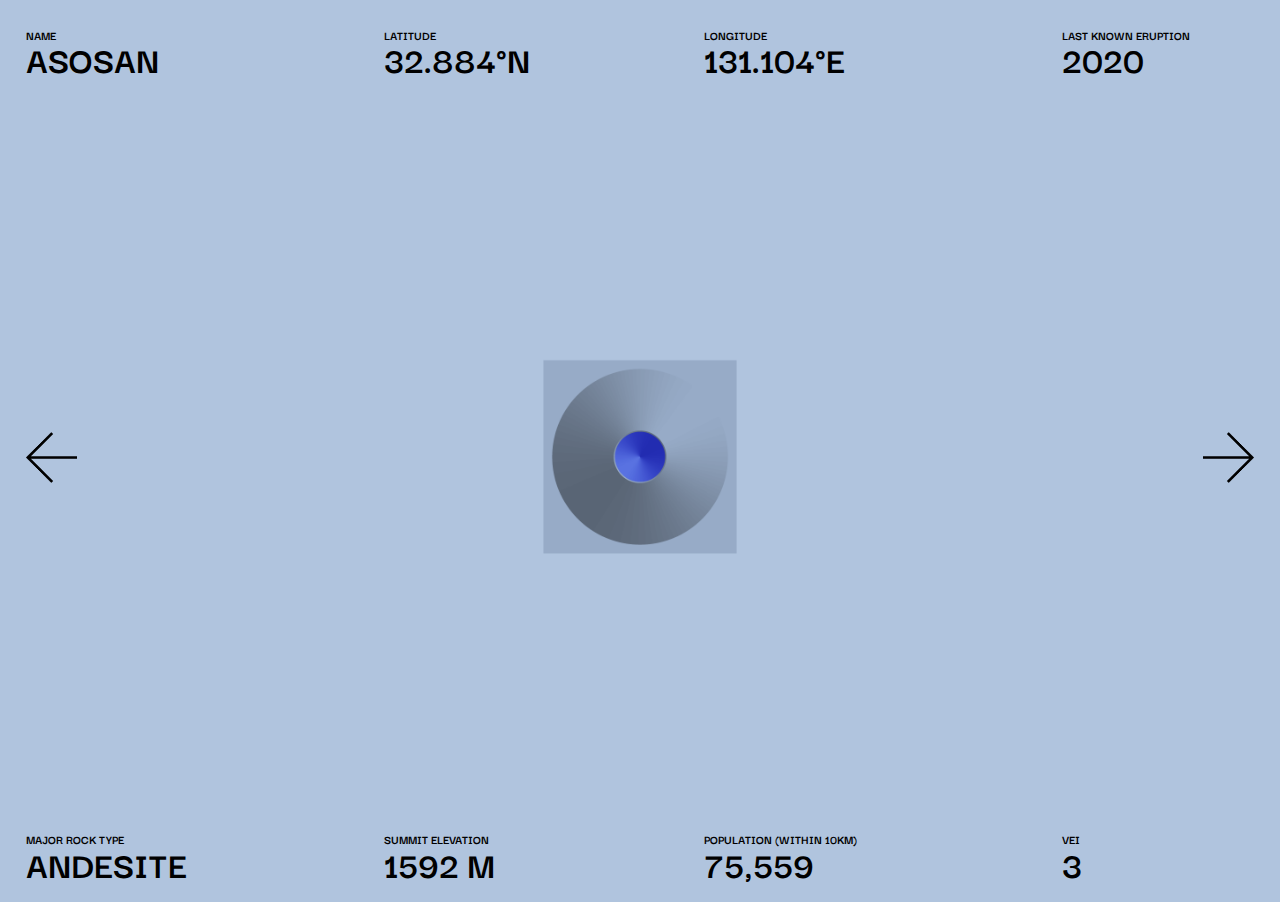
<file: index.html>
<!DOCTYPE html>
<html lang="en">

<head>
  <title>99 Eruptions Observed</title>

  <meta charset="utf-8" />
  <meta name="viewport" content="width=device-width, initial-scale=1.0">
  <link rel="stylesheet" type="text/css" href="css/style.css">
  <link href="https://fonts.googleapis.com/css2?family=Darker+Grotesque:wght@500&display=swap" rel="stylesheet">
  <script src="js/andesite.js"></script>

  <style type="text/css">
    body {
      background-color: lightsteelblue;
    }
  </style>
</head>

<body>

  <div id="image"></div>

  <div id="name"></div>
  <div id="year"></div>
  <div id="latitude"></div>
  <div id="longitude"></div>
  <div id="elevation"></div>
  <div id="vei"></div>
  <div id="population"></div>
  <div id="rock"></div>

  <div class="left"><a href="trachyte.html"><img src="img/left.png"></a></div>
  <div class="right"><a href="basalt.html"><img src="img/right.png"></a></div>

</body>

</html>
</file>
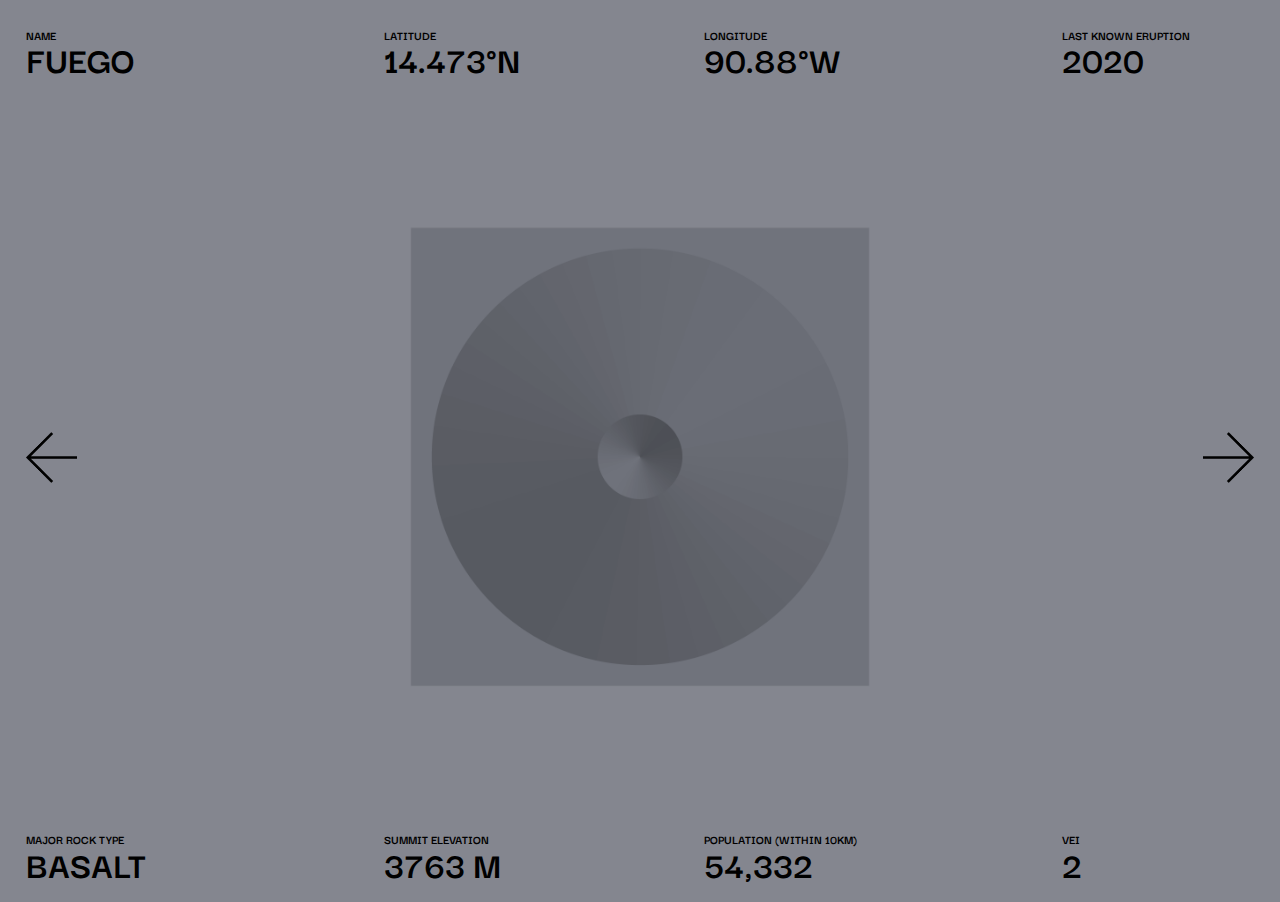
<file: basalt.html>
<!DOCTYPE html>
<html lang="en">

<head>
  <title>99 Eruptions Observed</title>

  <meta charset="utf-8" />
  <meta name="viewport" content="width=device-width, initial-scale=1.0">
  <link rel="stylesheet" type="text/css" href="css/style.css">
  <link href="https://fonts.googleapis.com/css2?family=Darker+Grotesque:wght@500&display=swap" rel="stylesheet">
  <script src="js/basalt.js"></script>

  <style type="text/css">
    body {
      background-color: rgb(132, 134, 143);
    }
  </style>
</head>

<body>

  <div id="image"></div>

  <div id="name"></div>
  <div id="year"></div>
  <div id="latitude"></div>
  <div id="longitude"></div>
  <div id="elevation"></div>
  <div id="vei"></div>
  <div id="population"></div>
  <div id="rock"></div>

  <div class="left"><a href="index.html"><img src="img/left.png"></a></div>
  <div class="right"><a href="dacite.html"><img src="img/right.png"></a></div>

</body>

</html>
</file>
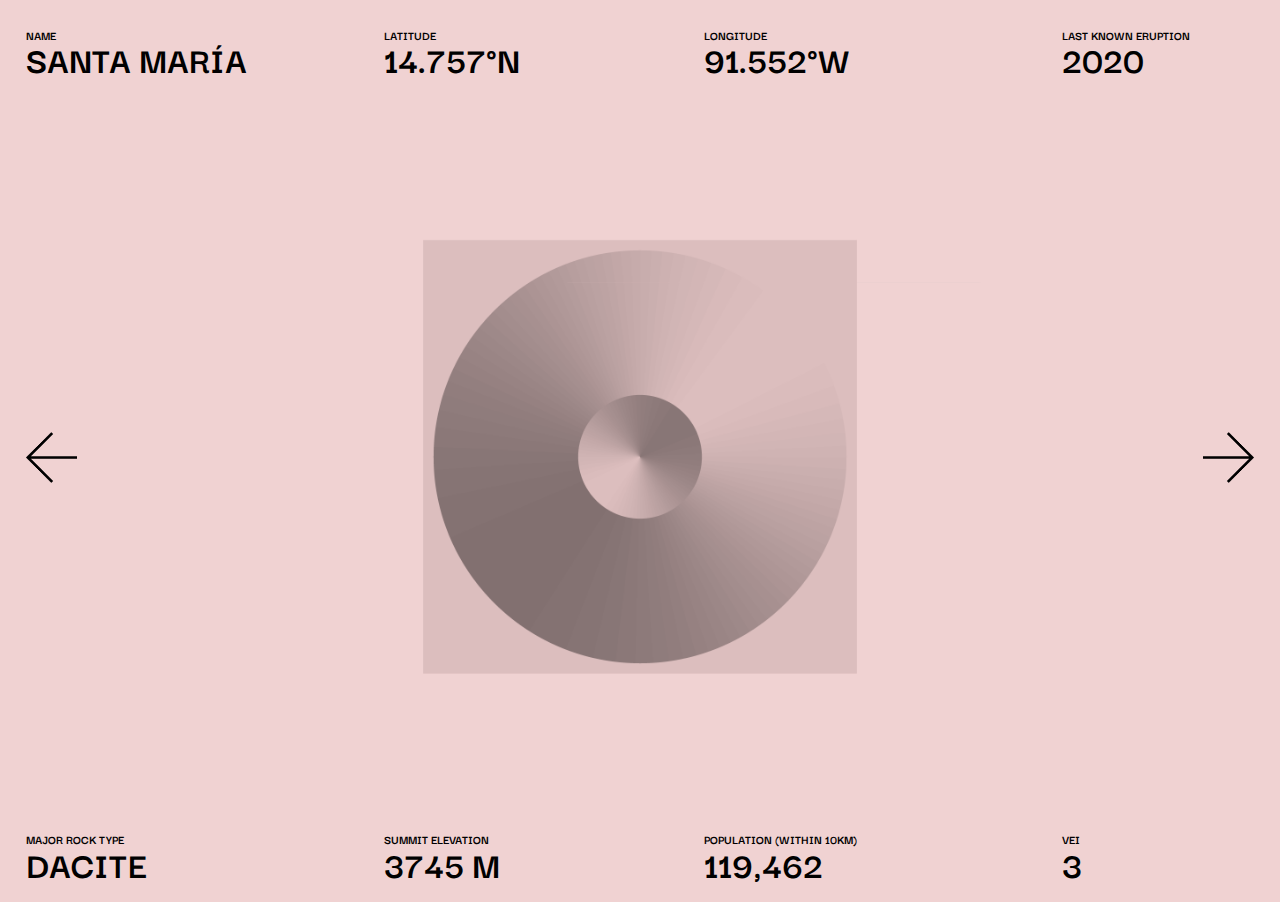
<file: dacite.html>
<!DOCTYPE html>
<html lang="en">

<head>
  <title>99 Eruptions Observed</title>

  <meta charset="utf-8" />
  <meta name="viewport" content="width=device-width, initial-scale=1.0">
  <link rel="stylesheet" type="text/css" href="css/style.css">
  <link href="https://fonts.googleapis.com/css2?family=Darker+Grotesque:wght@500&display=swap" rel="stylesheet">
  <script src="js/dacite.js"></script>

  <style type="text/css">
    body {
      background-color: rgb(240,210,210);
    }
  </style>
</head>

<body>

  <div id="image"></div>

  <div id="name"></div>
  <div id="year"></div>
  <div id="latitude"></div>
  <div id="longitude"></div>
  <div id="elevation"></div>
  <div id="vei"></div>
  <div id="population"></div>
  <div id="rock"></div>

  <div class="left"><a href="basalt.html"><img src="img/left.png"></a></div>
  <div class="right"><a href="foidite.html"><img src="img/right.png"></a></div>

</body>

</html>
</file>
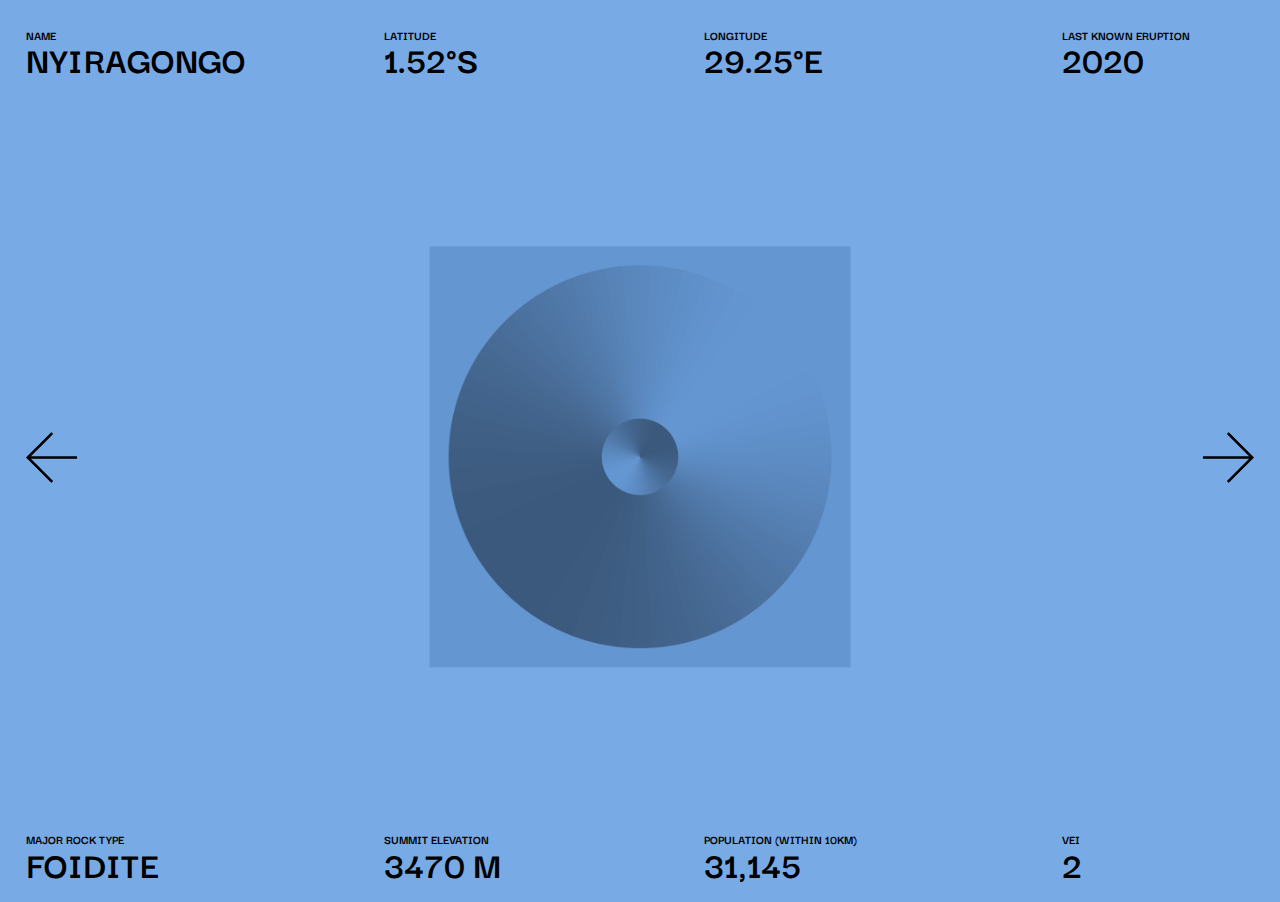
<file: foidite.html>
<!DOCTYPE html>
<html lang="en">

<head>
  <title>99 Eruptions Observed</title>

  <meta charset="utf-8" />
  <meta name="viewport" content="width=device-width, initial-scale=1.0">
  <link rel="stylesheet" type="text/css" href="css/style.css">
  <link href="https://fonts.googleapis.com/css2?family=Darker+Grotesque:wght@500&display=swap" rel="stylesheet">
  <script src="js/foidite.js"></script>

  <style type="text/css">
    body {
      background-color: rgb(120,170,230);
    }
  </style>
</head>

<body>

  <div id="image"></div>

  <div id="name"></div>
  <div id="year"></div>
  <div id="latitude"></div>
  <div id="longitude"></div>
  <div id="elevation"></div>
  <div id="vei"></div>
  <div id="population"></div>
  <div id="rock"></div>

  <div class="left"><a href="dacite.html"><img src="img/left.png"></a></div>
  <div class="right"><a href="rhyolite.html"><img src="img/right.png"></a></div>

</body>

</html>
</file>
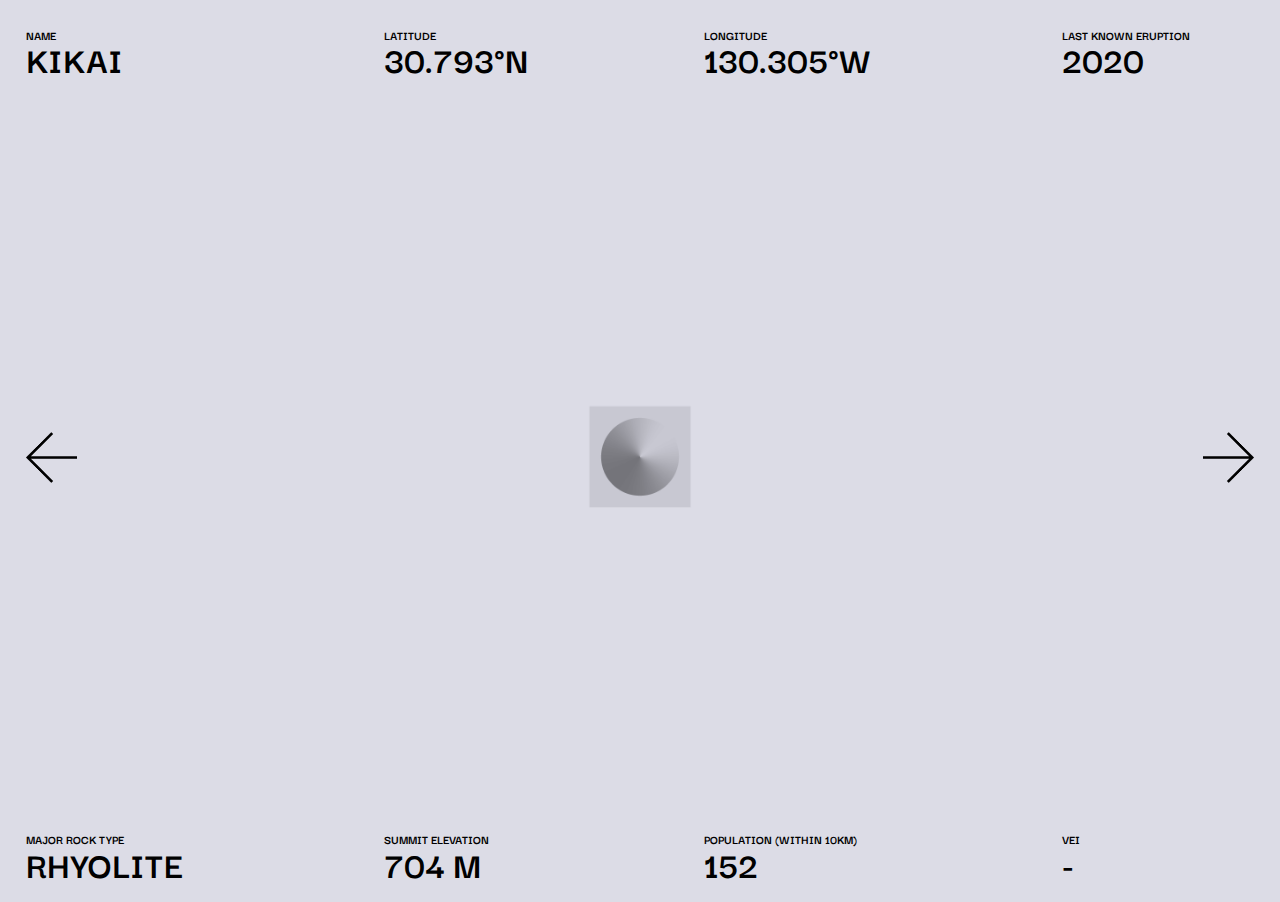
<file: rhyolite.html>
<!DOCTYPE html>
<html lang="en">

<head>
  <title>99 Eruptions Observed</title>

  <meta charset="utf-8" />
  <meta name="viewport" content="width=device-width, initial-scale=1.0">
  <link rel="stylesheet" type="text/css" href="css/style.css">
  <link href="https://fonts.googleapis.com/css2?family=Darker+Grotesque:wght@500&display=swap" rel="stylesheet">
  <script src="js/rhyolite.js"></script>

  <style type="text/css">
    body {
      background-color: rgb(220,220,230);
    }
  </style>
</head>

<body>

  <div id="image"></div>

  <div id="name"></div>
  <div id="year"></div>
  <div id="latitude"></div>
  <div id="longitude"></div>
  <div id="elevation"></div>
  <div id="vei"></div>
  <div id="population"></div>
  <div id="rock"></div>

  <div class="left"><a href="foidite.html"><img src="img/left.png"></a></div>
  <div class="right"><a href="trachyandesite.html"><img src="img/right.png"></a></div>

</body>

</html>
</file>
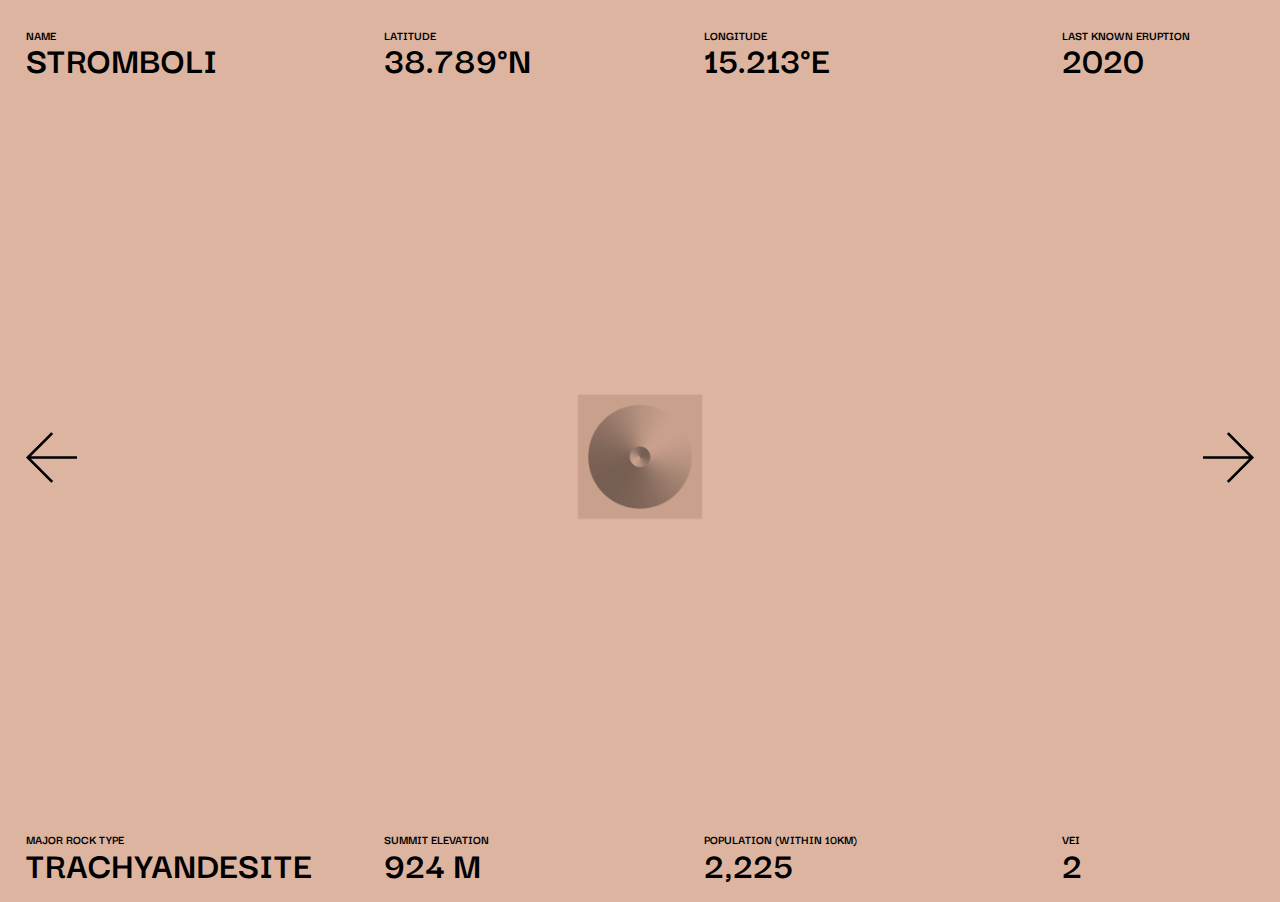
<file: trachyandesite.html>
<!DOCTYPE html>
<html lang="en">

<head>
  <title>99 Eruptions Observed</title>

  <meta charset="utf-8" />
  <meta name="viewport" content="width=device-width, initial-scale=1.0">
  <link rel="stylesheet" type="text/css" href="css/style.css">
  <link href="https://fonts.googleapis.com/css2?family=Darker+Grotesque:wght@500&display=swap" rel="stylesheet">
  <script src="js/trachyandesite.js"></script>

  <style type="text/css">
    body {
      background-color: rgb(220,180,160);
    }
  </style>
</head>

<body>

  <div id="image"></div>

  <div id="name"></div>
  <div id="year"></div>
  <div id="latitude"></div>
  <div id="longitude"></div>
  <div id="elevation"></div>
  <div id="vei"></div>
  <div id="population"></div>
  <div id="rock"></div>

  <div class="left"><a href="rhyolite.html"><img src="img/left.png"></a></div>
  <div class="right"><a href="trachybasalt.html"><img src="img/right.png"></a></div>


</body>

</html>
</file>
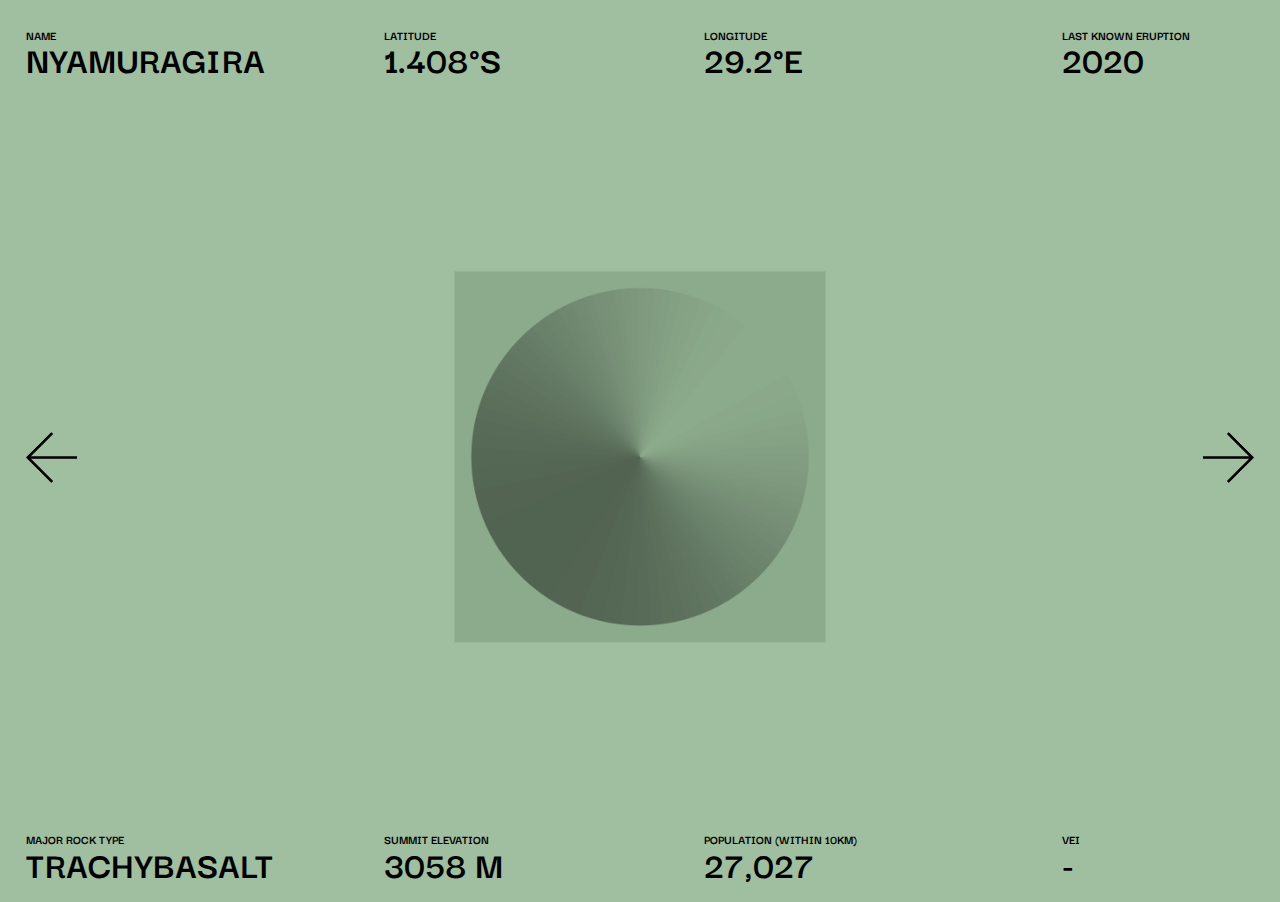
<file: trachybasalt.html>
<!DOCTYPE html>
<html lang="en">

<head>
  <title>99 Eruptions Observed</title>

  <meta charset="utf-8" />
  <meta name="viewport" content="width=device-width, initial-scale=1.0">
  <link rel="stylesheet" type="text/css" href="css/style.css">
  <link href="https://fonts.googleapis.com/css2?family=Darker+Grotesque:wght@500&display=swap" rel="stylesheet">
  <script src="js/trachybasalt.js"></script>

  <style type="text/css">
    body {
      background-color: rgb(160,190,160);
    }
  </style>
</head>

<body>

  <div id="image"></div>

  <div id="name"></div>
  <div id="year"></div>
  <div id="latitude"></div>
  <div id="longitude"></div>
  <div id="elevation"></div>
  <div id="vei"></div>
  <div id="population"></div>
  <div id="rock"></div>

  <div class="left"><a href="trachyandesite.html"><img src="img/left.png"></a></div>
  <div class="right"><a href="trachyte.html"><img src="img/right.png"></a></div>


</body>

</html>
</file>
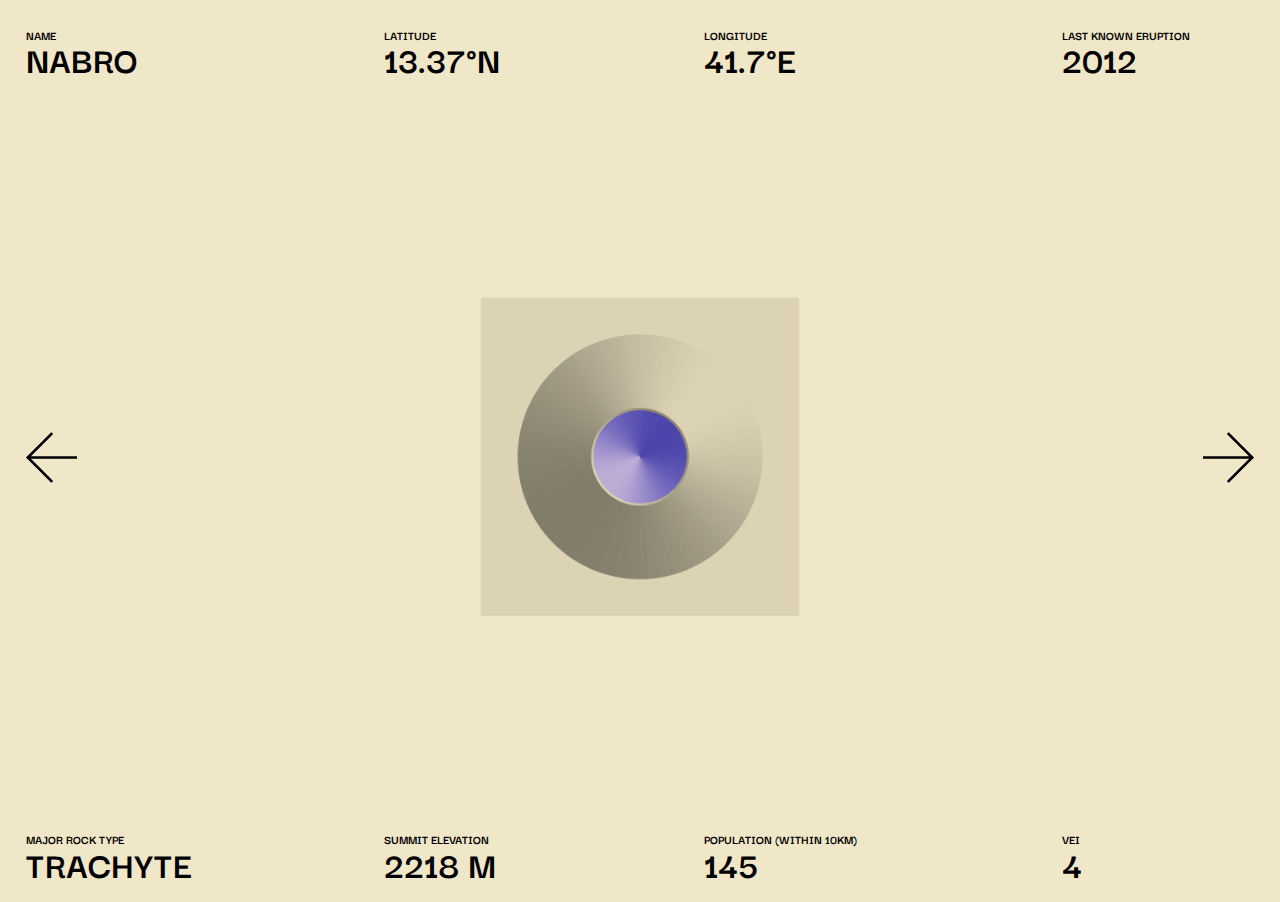
<file: trachyte.html>
<!DOCTYPE html>
<html lang="en">

<head>
  <title>99 Eruptions Observed</title>

  <meta charset="utf-8" />
  <meta name="viewport" content="width=device-width, initial-scale=1.0">
  <link rel="stylesheet" type="text/css" href="css/style.css">
  <link href="https://fonts.googleapis.com/css2?family=Darker+Grotesque:wght@500&display=swap" rel="stylesheet">
  <script src="js/trachyte.js"></script>

  <style type="text/css">
    body {
      background-color: rgb(240,230,200);
    }
  </style>
</head>

<body>

  <div id="image"></div>

  <div id="name"></div>
  <div id="year"></div>
  <div id="latitude"></div>
  <div id="longitude"></div>
  <div id="elevation"></div>
  <div id="vei"></div>
  <div id="population"></div>
  <div id="rock"></div>

  <div class="left"><a href="trachybasalt.html"><img src="img/left.png"></a></div>
  <div class="right"><a href="index.html"><img src="img/right.png"></a></div>

</body>

</html>
</file>
<file: css/style.css>
body, html {
  height: 100%;
  margin: 0;
}

body {
  font-size: 3vw;
  font-weight: bold;
  text-transform: uppercase;
  text-align: left;
  font-family: 'Darker Grotesque', sans-serif;
  line-height: 1;
}

h2 {
  font-size: 1vw;
  margin-bottom: -0.2vw;
}

#image {
  position: absolute;
  top: 51%;
  left: 50%;
  transform: translate(-50%, -50%);
  text-align: center;
}

#image img {
  max-width: 98vh;
}

#name {
  position: absolute;
  top: 2%;
  left: 2%;
  width: 20%;
}

#latitude {
  position: absolute;
  top: 2%;
  left: 30%;
}

#longitude {
  position: absolute;
  top: 2%;
  left: 55%;
}

#year {
  position: absolute;
  top: 2%;
  left: 83%;
}

#rock {
  position: absolute;
  bottom: 2%;
  left: 2%;
}

#elevation {
  position: absolute;
  bottom: 2%;
  left: 30%;
}

#population {
  position: absolute;
  bottom: 2%;
  left: 55%;
}

#vei {
  position: absolute;
  bottom: 2%;
  left: 83%;
}

.left {
  position: absolute;
  top: 48%;
  left: 2%;
}

.left img {
  width: 4vw;
}

.right {
  position: absolute;
  top: 48%;
  right: 2%;
}

.right img {
  width: 4vw;
}

*:focus {
  outline: none;
}

@media only screen and (max-width: 768px) {
  body {
    font-size: 6vw;
  }

  h2 {
    font-size: 2vw;
  }

  .left img, .right img {
    width: 8vw;
  }

  .left {
    left: 3%;
  }

  .right {
    right: 3%;
  }

  #name {
    top: 3%;
    left: 3%;
    width: 40%;
  }

  #latitude {
    top: 10%;
    left: 3%;
  }

  #longitude {
    top: 10%;
    left: 55%;
  }

  #year {
    top: 3%;
    left: 55%;
  }

  #rock {
    bottom: 3%;
    left: 3%;
  }

  #elevation {
    bottom: 10%;
    left: 3%;
  }

  #population {
    bottom: 10%;
    left: 55%;
  }

  #vei {
    bottom: 3%;
    left: 55%;
  }
}
</file>
